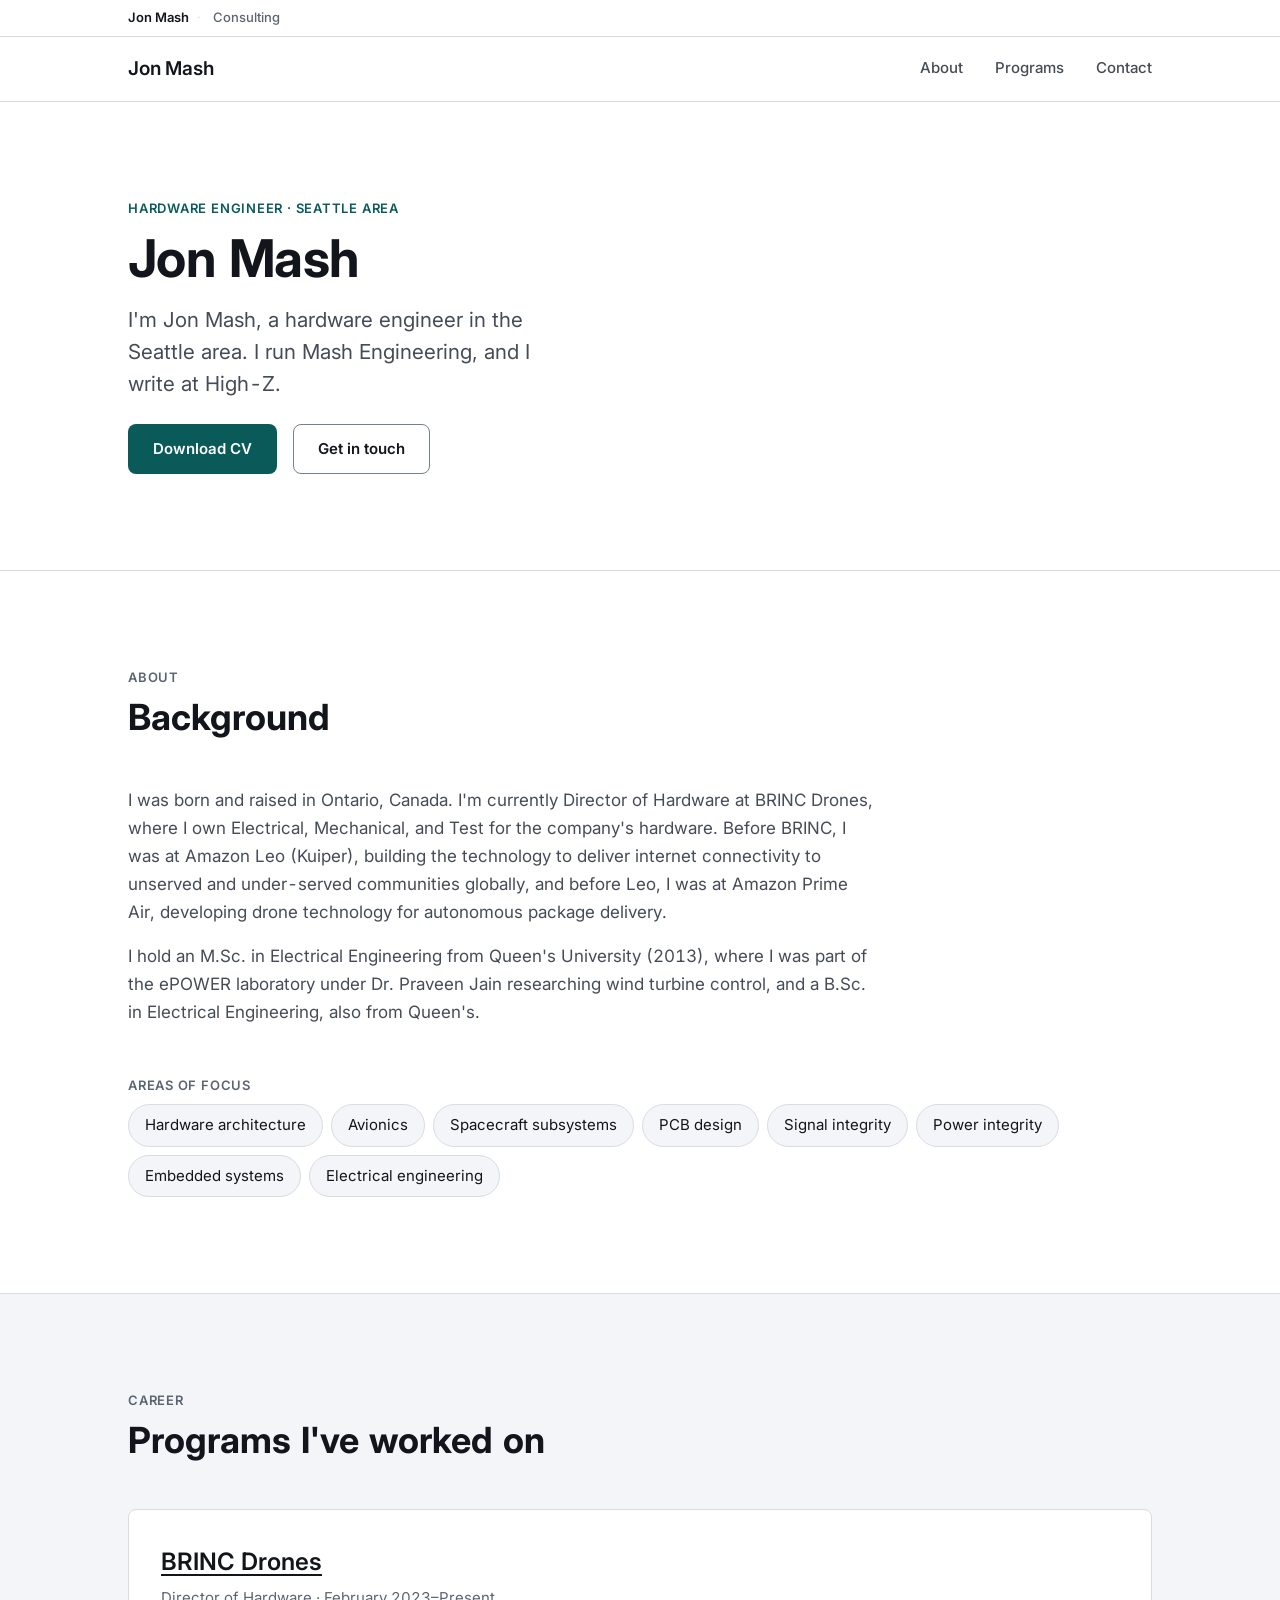
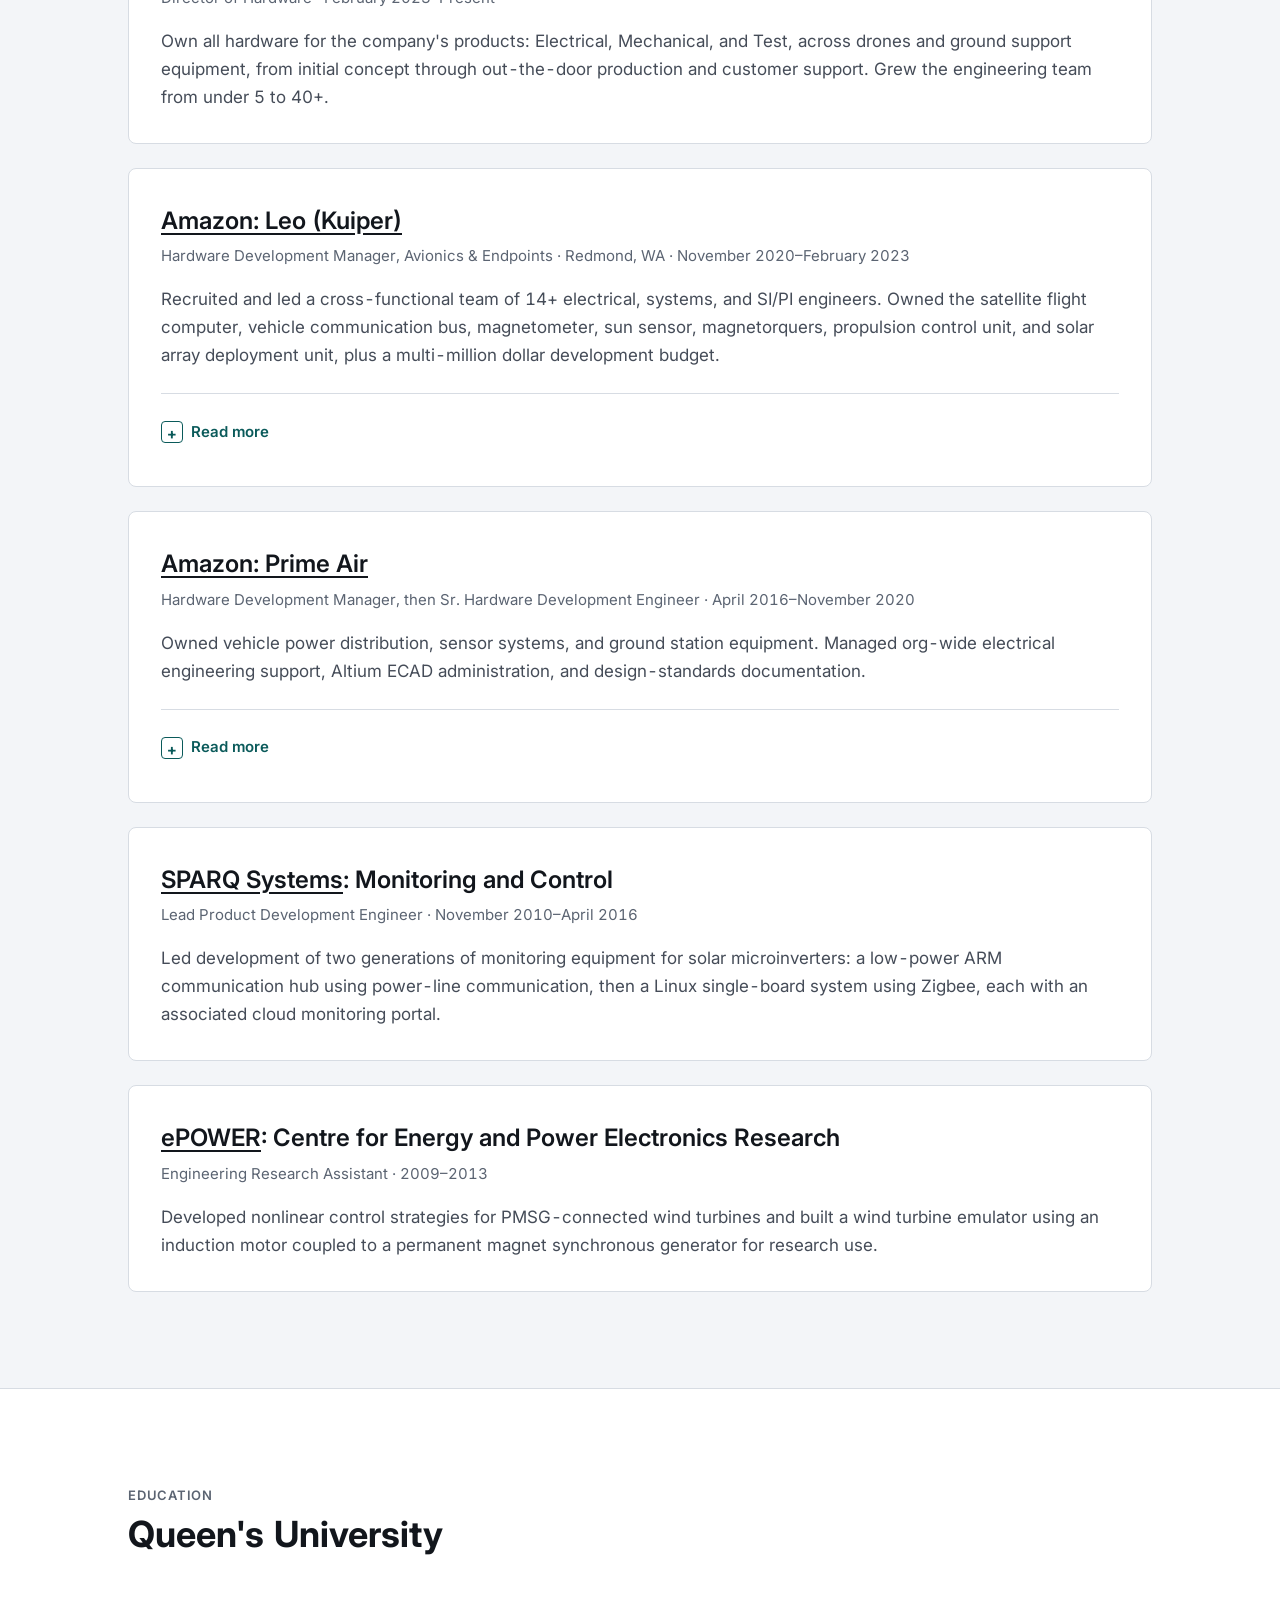
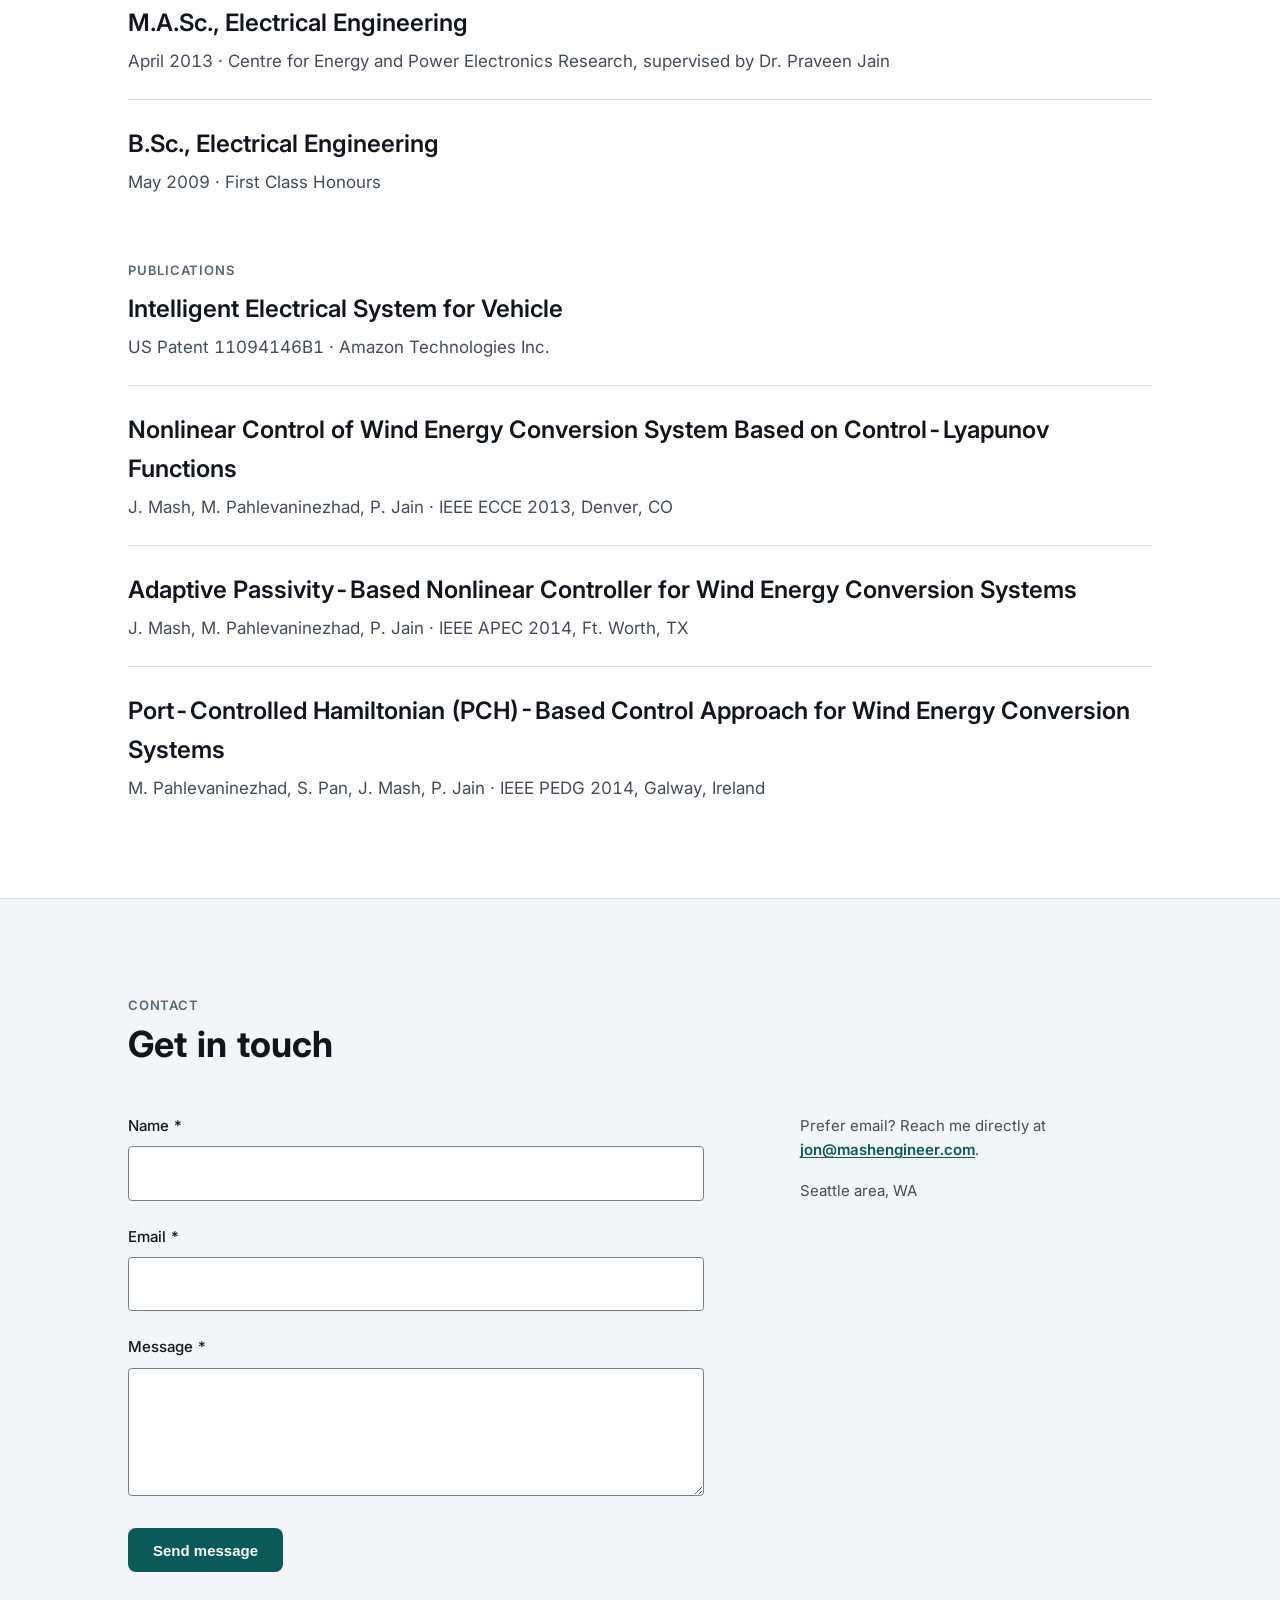
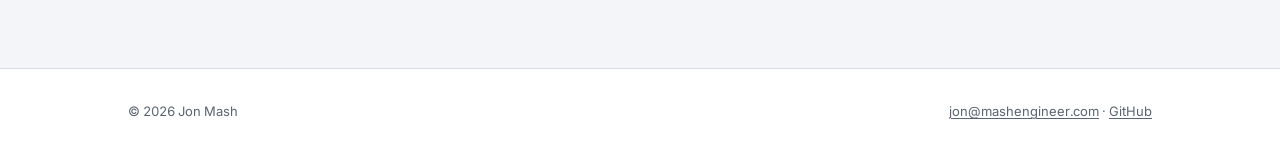
<file: index.html>
<!doctype html>
<html lang="en">
<head>
  <meta charset="UTF-8" />
  <meta name="viewport" content="width=device-width, initial-scale=1.0" />

  <title>Jon Mash | Hardware Engineer</title>
  <meta name="description" content="Hardware engineer in the Seattle area. Avionics and spacecraft subsystem ownership, hardware architecture, and technical program leadership." />
  <meta name="author" content="Jon Mash" />
  <meta name="robots" content="index, follow" />

  <link rel="canonical" href="https://jonmash.com/" />

  <!-- Open Graph -->
  <meta property="og:type" content="profile" />
  <meta property="profile:first_name" content="Jon" />
  <meta property="profile:last_name" content="Mash" />
  <meta property="og:url" content="https://jonmash.com/" />
  <meta property="og:title" content="Jon Mash | Hardware Engineer" />
  <meta property="og:description" content="Hardware engineer in the Seattle area. Avionics and spacecraft subsystem ownership, hardware architecture, and technical program leadership." />
  <meta property="og:site_name" content="Jon Mash" />
  <meta property="og:locale" content="en_US" />
  <meta property="og:image" content="https://jonmash.com/assets/images/headshot.png" />

  <!-- Twitter -->
  <meta name="twitter:card" content="summary" />
  <meta name="twitter:url" content="https://jonmash.com/" />
  <meta name="twitter:title" content="Jon Mash | Hardware Engineer" />
  <meta name="twitter:description" content="Hardware engineer in the Seattle area. Avionics and spacecraft subsystem ownership, hardware architecture, and technical program leadership." />
  <meta name="twitter:image" content="https://jonmash.com/assets/images/headshot.png" />

  <!-- Favicon (legacy asset carried over from the 2022 site; low-res — see README) -->
  <link rel="icon" type="image/png" href="/assets/favicon.png" />

  <!-- Fonts: Inter, same Google Fonts origin already used by mashengineer.com -->
  <link rel="preconnect" href="https://fonts.googleapis.com" />
  <link rel="preconnect" href="https://fonts.gstatic.com" crossorigin />
  <link href="https://fonts.googleapis.com/css2?family=Inter:wght@400;500;600;700&display=swap" rel="stylesheet" />

  <meta name="theme-color" content="#ffffff" />

  <link rel="stylesheet" href="/assets/styles/tokens.css" />
  <link rel="stylesheet" href="/assets/styles/jonmash-accent.css" />
  <link rel="stylesheet" href="/assets/styles/identity-strip.css" />
  <link rel="stylesheet" href="/assets/styles/components.css" />
  <link rel="stylesheet" href="/assets/styles/main.css" />

  <script type="application/ld+json">
  {
    "@context": "https://schema.org",
    "@type": "Person",
    "@id": "https://jonmash.com/#person",
    "name": "Jon Mash",
    "alternateName": "Jonathan Mash",
    "givenName": "Jon",
    "familyName": "Mash",
    "url": "https://jonmash.com/",
    "mainEntityOfPage": "https://jonmash.com/",
    "jobTitle": "Principal Engineer",
    "description": "Hardware engineer in the Seattle area. Avionics and spacecraft subsystem ownership, hardware architecture, and technical program leadership.",
    "knowsAbout": [
      "Hardware architecture",
      "Avionics",
      "Spacecraft subsystems",
      "PCB design",
      "Signal integrity",
      "Power integrity",
      "Embedded systems",
      "Electrical engineering"
    ],
    "alumniOf": {
      "@type": "CollegeOrUniversity",
      "name": "Queen's University",
      "url": "https://www.queensu.ca/"
    },
    "worksFor": {
      "@type": "Organization",
      "name": "BRINC Drones",
      "url": "https://www.brincdrones.com/"
    },
    "image": "https://jonmash.com/assets/images/headshot.png",
    "address": {
      "@type": "PostalAddress",
      "addressLocality": "Mercer Island",
      "addressRegion": "WA",
      "addressCountry": "US"
    },
    "sameAs": [
      "https://github.com/jonmash",
      "https://www.linkedin.com/in/jonmash"
    ]
  }
  </script>
</head>
<body>
  <a class="skip-link" href="#main">Skip to content</a>

  <!-- Identity strip — MAS-10 §3.5, variant B (one-directional/freshness-gated).
       highzmash.com omitted here to match mashengineer.com's identityStrip.js:
       MAS-10 §3.4's freshness gate (4+ posts, one within 90 days) isn't met yet
       (highzmash.com has 2 posts). Re-add for every site at once when it is. -->
  <div class="identity-strip">
    <nav class="container identity-strip__row" aria-label="Jon Mash&#39;s sites">
      <span aria-current="page">Jon Mash</span>
      <span class="identity-strip__sep" aria-hidden="true">&middot;</span>
      <a href="https://mashengineer.com/" rel="me">Consulting</a>
    </nav>
  </div>

  <header class="site-header">
    <div class="container site-header__row">
      <a class="wordmark" href="#main">Jon Mash</a>
      <nav class="primary-nav" aria-label="Primary">
        <ul>
          <li><a href="#about">About</a></li>
          <li><a href="#programs">Programs</a></li>
          <li><a href="#contact">Contact</a></li>
        </ul>
      </nav>
    </div>
  </header>

  <main id="main">
    <section class="hero container">
      <p class="hero__eyebrow">Hardware Engineer &middot; Seattle Area</p>
      <h1>Jon Mash</h1>
      <p class="hero__lede">
        I&#39;m Jon Mash, a hardware engineer in the Seattle area. I run Mash Engineering,
        and I write at High-Z.
      </p>
      <div class="hero__ctas">
        <a class="btn btn-primary" href="/cv/">Download CV</a>
        <a class="btn btn-secondary" href="#contact">Get in touch</a>
      </div>
    </section>

    <section class="section" id="about">
      <div class="container">
        <div class="section__head">
          <p class="section__eyebrow">About</p>
          <h2>Background</h2>
        </div>
        <p class="prose">
          I was born and raised in Ontario, Canada. I&#39;m currently Director of Hardware at
          BRINC Drones, where I own Electrical, Mechanical, and Test for the company&#39;s
          hardware. Before BRINC, I was at Amazon Leo (Kuiper), building the technology to
          deliver internet connectivity to unserved and under-served communities globally, and
          before Leo, I was at Amazon Prime Air, developing drone technology for autonomous
          package delivery.
        </p>
        <p class="prose">
          I hold an M.Sc. in Electrical Engineering from Queen&#39;s University (2013), where I
          was part of the ePOWER laboratory under Dr. Praveen Jain researching wind turbine
          control, and a B.Sc. in Electrical Engineering, also from Queen&#39;s.
        </p>

        <h3 class="section__eyebrow" id="areas-of-focus-heading">Areas of focus</h3>
        <ul class="tag-list">
          <li>Hardware architecture</li>
          <li>Avionics</li>
          <li>Spacecraft subsystems</li>
          <li>PCB design</li>
          <li>Signal integrity</li>
          <li>Power integrity</li>
          <li>Embedded systems</li>
          <li>Electrical engineering</li>
        </ul>
      </div>
    </section>

    <section class="section section--alt" id="programs">
      <div class="container">
        <div class="section__head">
          <p class="section__eyebrow">Career</p>
          <h2>Programs I&#39;ve worked on</h2>
        </div>
        <div class="program-grid">

          <article class="program-card">
            <h3 class="program-card__name">
              <a href="https://www.brincdrones.com/">BRINC Drones</a>
            </h3>
            <p class="program-card__role">Director of Hardware &middot; February 2023&ndash;Present</p>
            <p class="program-card__scope">
              Own all hardware for the company&#39;s products: Electrical, Mechanical, and Test,
              across drones and ground support equipment, from initial concept through
              out-the-door production and customer support. Grew the engineering team from
              under 5 to 40+.
            </p>
          </article>

          <article class="program-card">
            <h3 class="program-card__name">
              <a href="https://www.aboutamazon.com/news/tag/amazon-leo">Amazon: Leo (Kuiper)</a>
            </h3>
            <p class="program-card__role">Hardware Development Manager, Avionics &amp; Endpoints &middot; Redmond, WA &middot; November 2020&ndash;February 2023</p>
            <p class="program-card__scope">
              Recruited and led a cross-functional team of 14+ electrical, systems, and
              SI/PI engineers. Owned the satellite flight computer, vehicle communication bus,
              magnetometer, sun sensor, magnetorquers, propulsion control unit, and solar
              array deployment unit, plus a multi-million dollar development budget.
            </p>
            <details>
              <summary>Read more</summary>
              <ul>
                <li>Responsible for architecture, requirements, development, testing, and qualification of hardware across the team&#39;s subsystems.</li>
                <li>Liaison between Design Engineering and the Systems, Reliability, Hardware Test, and Manufacturing Engineering teams.</li>
                <li>Completed over 270 interviews at Amazon while building the team.</li>
              </ul>
            </details>
          </article>

          <article class="program-card">
            <h3 class="program-card__name">
              <a href="https://www.aboutamazon.com/news/tag/prime-air">Amazon: Prime Air</a>
            </h3>
            <p class="program-card__role">Hardware Development Manager, then Sr. Hardware Development Engineer &middot; April 2016&ndash;November 2020</p>
            <p class="program-card__scope">
              Owned vehicle power distribution, sensor systems, and ground station
              equipment. Managed org-wide electrical engineering support, Altium ECAD
              administration, and design-standards documentation.
            </p>
            <details>
              <summary>Read more</summary>
              <ul>
                <li>Oversaw requirements derivation, development, testing, and qualification of Avionics subsystems, and supported their integration into the vehicle.</li>
                <li>Managed an external vendor relationship to reduce the size, weight, and power of the power regulation subsystem.</li>
                <li>Earlier, as Hardware Development Engineer: owned the hardware process end to end (component selection, PCB design, prototyping, testing) and developed firmware for a ground RF link, including a BSP and unit/regression/integration tests.</li>
              </ul>
            </details>
          </article>

          <article class="program-card">
            <h3 class="program-card__name">
              <a href="http://sparqsys.com/">SPARQ Systems</a>: Monitoring and Control
            </h3>
            <p class="program-card__role">Lead Product Development Engineer &middot; November 2010&ndash;April 2016</p>
            <p class="program-card__scope">
              Led development of two generations of monitoring equipment for solar
              microinverters: a low-power ARM communication hub using power-line
              communication, then a Linux single-board system using Zigbee, each with an
              associated cloud monitoring portal.
            </p>
          </article>

          <article class="program-card">
            <h3 class="program-card__name">
              <a href="https://www.queensu.ca/">ePOWER</a>: Centre for Energy and Power Electronics Research
            </h3>
            <p class="program-card__role">Engineering Research Assistant &middot; 2009&ndash;2013</p>
            <p class="program-card__scope">
              Developed nonlinear control strategies for PMSG-connected wind turbines and
              built a wind turbine emulator using an induction motor coupled to a permanent
              magnet synchronous generator for research use.
            </p>
          </article>

        </div>
      </div>
    </section>

    <section class="section" id="education">
      <div class="container">
        <div class="section__head">
          <p class="section__eyebrow">Education</p>
          <h2>Queen&#39;s University</h2>
        </div>
        <div class="record-list">
          <div class="record-item">
            <h3>M.A.Sc., Electrical Engineering</h3>
            <p class="record-item__meta">April 2013 &middot; Centre for Energy and Power Electronics Research, supervised by Dr. Praveen Jain</p>
          </div>
          <div class="record-item">
            <h3>B.Sc., Electrical Engineering</h3>
            <p class="record-item__meta">May 2009 &middot; First Class Honours</p>
          </div>
        </div>

        <h3 class="section__eyebrow" id="publications-heading">Publications</h3>
        <div class="record-list">
          <div class="record-item">
            <h3>Intelligent Electrical System for Vehicle</h3>
            <p class="record-item__meta">US Patent 11094146B1 &middot; Amazon Technologies Inc.</p>
          </div>
          <div class="record-item">
            <h3>Nonlinear Control of Wind Energy Conversion System Based on Control-Lyapunov Functions</h3>
            <p class="record-item__meta">J. Mash, M. Pahlevaninezhad, P. Jain &middot; IEEE ECCE 2013, Denver, CO</p>
          </div>
          <div class="record-item">
            <h3>Adaptive Passivity-Based Nonlinear Controller for Wind Energy Conversion Systems</h3>
            <p class="record-item__meta">J. Mash, M. Pahlevaninezhad, P. Jain &middot; IEEE APEC 2014, Ft. Worth, TX</p>
          </div>
          <div class="record-item">
            <h3>Port-Controlled Hamiltonian (PCH)-Based Control Approach for Wind Energy Conversion Systems</h3>
            <p class="record-item__meta">M. Pahlevaninezhad, S. Pan, J. Mash, P. Jain &middot; IEEE PEDG 2014, Galway, Ireland</p>
          </div>
        </div>
      </div>
    </section>

    <section class="section section--alt" id="contact">
      <div class="container">
        <div class="section__head">
          <p class="section__eyebrow">Contact</p>
          <h2>Get in touch</h2>
        </div>
        <div class="contact-grid">
          <div>
            <div class="form-banner form-banner--error" id="contact-error" role="alert" hidden>
              <p>
                Something went wrong sending that. Please try again, or email me directly at
                <a href="mailto:jon@mashengineer.com">jon@mashengineer.com</a>.
              </p>
            </div>
            <div class="form-banner form-banner--success" id="contact-success" role="status" hidden>
              <div>
                <h3>Message sent</h3>
                <p>Thanks, I&#39;ll get back to you soon.</p>
                <button type="button" class="btn btn-secondary" id="contact-send-another">Send another message</button>
              </div>
            </div>

            <!--
              Works with no JS: this is a plain form posting to Web3Forms, which
              redirects to its own confirmation page. assets/scripts/contact.js
              upgrades it to the inline success/error banners above.
            -->
            <form id="contact-form" method="POST" action="https://api.web3forms.com/submit">
              <input type="hidden" name="access_key" value="120f8030-c3c7-4d04-89c1-c1b0b35112e0" />
              <input type="hidden" name="subject" value="[jonmash.com] New contact form message" />
              <input type="checkbox" name="botcheck" class="botcheck" tabindex="-1" />

              <div class="field">
                <label for="name">Name *</label>
                <input type="text" id="name" name="name" required autocomplete="name" />
              </div>
              <div class="field">
                <label for="email">Email *</label>
                <input type="email" id="email" name="email" required autocomplete="email" />
              </div>
              <div class="field">
                <label for="message">Message *</label>
                <textarea id="message" name="message" required></textarea>
              </div>
              <div class="field field--captcha">
                <div class="h-captcha" data-sitekey="50b2fe65-b00b-4b9e-ad62-3ba471098be2" data-theme="light"></div>
              </div>
              <button type="submit" class="btn btn-primary">Send message</button>
            </form>
          </div>

          <div class="contact-meta">
            <p>
              Prefer email? Reach me directly at
              <a class="email-link" href="mailto:jon@mashengineer.com">jon@mashengineer.com</a>.
            </p>
            <address>Seattle area, WA</address>
          </div>
        </div>
      </div>
    </section>
  </main>

  <footer class="site-footer">
    <div class="container site-footer__row">
      <span>&copy; 2026 Jon Mash</span>
      <span>
        <a href="mailto:jon@mashengineer.com">jon@mashengineer.com</a>
        &middot;
        <a href="https://github.com/jonmash" rel="me">GitHub</a>
      </span>
    </div>
  </footer>

  <script src="https://js.hcaptcha.com/1/api.js?recaptchacompat=off" async defer></script>
  <script src="/assets/scripts/contact.js"></script>
</body>
</html>
</file>
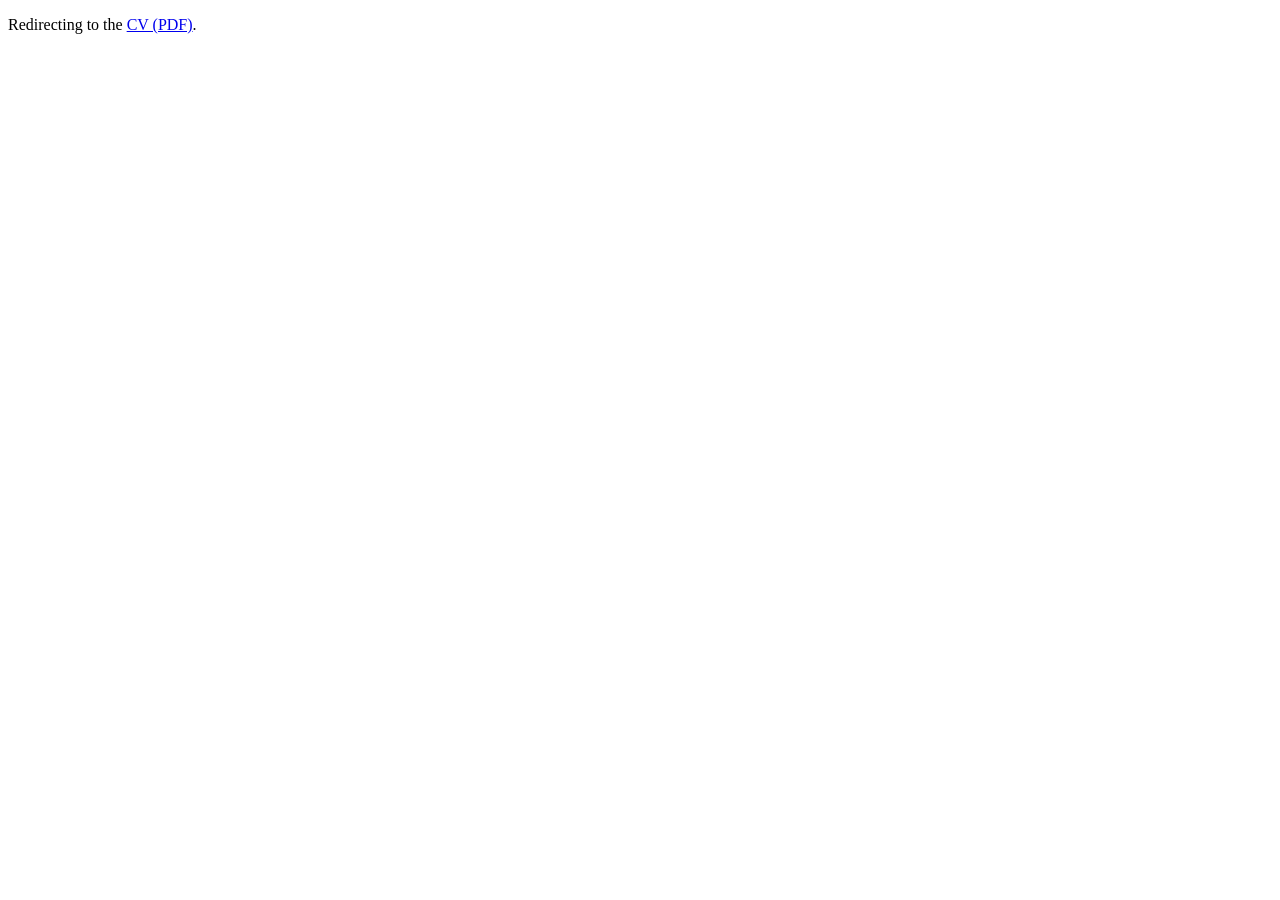
<file: cv/index.html>
<!doctype html>
<html lang="en">
<head>
  <meta charset="UTF-8" />
  <meta http-equiv="refresh" content="0; url=/cv/CV-JonathanMash.pdf" />
  <link rel="canonical" href="https://jonmash.com/cv/CV-JonathanMash.pdf" />
  <meta name="robots" content="noindex" />
  <title>Jon Mash — CV</title>
</head>
<body>
  <p>Redirecting to the <a href="/cv/CV-JonathanMash.pdf">CV (PDF)</a>.</p>
</body>
</html>
</file>
<file: assets/styles/tokens.css>
/*
  Vendored from jonmash/mash-design-tokens @ a7a04452 — do not edit here,
  edit source and re-copy. Override --color-accent-800/900/050 in
  jonmash-accent.css instead of editing them here. See
  mash-engineering-website/docs/ARCHITECTURE-DECISION-tokens.md.
*/

/*
  Mash Engineering — Design Tokens (MAS-5)
  Shared family across mashengineer.com (firm), jonmash.com (person), highzmash.com (lab).
  One token set; each property overrides only --color-accent-800/900/050 to its own hue.
  This file is the source of truth. Do not inline a value that exists here.
*/

:root {
  /* ---- Color: neutrals (ink / paper) ---- */
  --color-paper-0: #ffffff;       /* page background */
  --color-paper-50: #f3f5f8;      /* alt section background */
  --color-hairline-200: #d7dce3;  /* decorative dividers only — 1.38:1, non-text */
  --color-outline-600: #74808c;   /* input borders, icon-only control borders — 4.03:1 on paper-0 */

  --color-ink-900: #12161c;       /* headings, primary body text — 18.15:1 on paper-0 */
  --color-ink-700: #454c58;       /* secondary text — 8.65:1 on paper-0 */
  --color-ink-500: #5b6472;       /* tertiary text, meta, placeholders — 5.98:1 on paper-0 */
  --color-ink-400: #8b93a0;       /* disabled text ONLY — exempt from contrast (WCAG 1.4.3) */

  /* ---- Color: accent — mashengineer.com hue (blueprint blue) ---- */
  --color-accent-800: #1a3e9e;    /* links, primary CTA fill, focus ring — 9.43:1 on paper-0 */
  --color-accent-900: #142f78;    /* hover/active/pressed — 12.30:1 on paper-0 */
  --color-accent-050: #eaf0fe;    /* tag/pill background, selected background */

  /* ---- Color: semantic ---- */
  --color-danger-800: #9a2a22;    /* error text/icon/border — 7.70:1 on paper-0 */
  --color-danger-050: #fbeae8;    /* error background tint */
  --color-success-800: #1e6b3d;   /* success text/icon — 6.51:1 on paper-0 */

  --color-focus-ring: var(--color-accent-800); /* 9.43:1 on paper-0 — verified below */

  /* ---- Type ---- */
  --font-family-base:
    'Inter', -apple-system, BlinkMacSystemFont, 'Segoe UI', Roboto, Helvetica, Arial, sans-serif;

  /* Fluid clamp(min, preferred, max) tuned for 390px -> 1440px viewport */
  --text-display: clamp(2.25rem, 1.7rem + 2.6vw, 3.25rem);   /* 36px -> 52px, h1 */
  --text-h2: clamp(1.75rem, 1.5rem + 1.1vw, 2.25rem);        /* 28px -> 36px */
  --text-h3: clamp(1.25rem, 1.15rem + 0.5vw, 1.5rem);        /* 20px -> 24px */
  --text-h4: clamp(1.0625rem, 1rem + 0.25vw, 1.1875rem);     /* 17px -> 19px */
  --text-body-lg: clamp(1.125rem, 1.05rem + 0.3vw, 1.3125rem); /* 18px -> 21px, lede */
  --text-body: 1.0625rem;   /* 17px, fixed — base reading size */
  --text-body-sm: 0.9375rem; /* 15px, UI labels, nav, buttons */
  --text-meta: 0.8125rem;    /* 13px, captions, eyebrows, source notes */
  --text-stat: clamp(1.75rem, 1.5rem + 1vw, 2.25rem); /* proof-strip numbers */

  --leading-display: 1.08;
  --leading-h2: 1.15;
  --leading-h3: 1.25;
  --leading-body-lg: 1.55;
  --leading-body: 1.65;
  --leading-tight-ui: 1.4;

  --weight-regular: 400;
  --weight-medium: 500;
  --weight-semibold: 600;
  --weight-bold: 700;

  --measure-body: 68ch;   /* paragraph max-width */
  --measure-lede: 34ch;   /* hero lede max-width, short + confident */

  /* ---- Spacing (4px base) ---- */
  --space-1: 0.25rem;  /* 4px */
  --space-2: 0.5rem;   /* 8px */
  --space-3: 0.75rem;  /* 12px */
  --space-4: 1rem;     /* 16px */
  --space-5: 1.5rem;   /* 24px */
  --space-6: 2rem;     /* 32px */
  --space-7: 3rem;     /* 48px */
  --space-8: 4rem;     /* 64px */
  --space-9: 6rem;     /* 96px */
  --space-10: 8rem;    /* 128px — desktop section rhythm */

  /* ---- Radii ---- */
  --radius-sm: 4px;   /* inputs, tags */
  --radius-md: 8px;   /* cards, buttons */
  --radius-lg: 16px;  /* rare, large containers */
  --radius-pill: 999px; /* status chips */

  /* ---- Elevation (flat system — one hairline, one shadow, used sparingly) ---- */
  --shadow-card: 0 1px 2px rgba(18, 22, 28, 0.04), 0 4px 12px rgba(18, 22, 28, 0.06);

  /* ---- Focus ---- */
  --focus-ring-width: 2px;
  --focus-ring-offset: 2px;

  /* ---- Motion ---- */
  --duration-instant: 100ms;
  --duration-fast: 150ms;
  --duration-base: 200ms;
  --duration-slow: 320ms;
  --easing-standard: cubic-bezier(0.2, 0, 0, 1);
  --easing-in-out: cubic-bezier(0.4, 0, 0.2, 1);

  /* ---- Layout ---- */
  --content-max: 72rem;      /* 1152px outer container */
  --grid-gutter: var(--space-5);
}

@media (min-width: 768px) {
  :root {
    --grid-gutter: var(--space-8);
  }
}

/* Reduced motion: every transition/animation token collapses to near-zero.
   Nothing essential to understanding content depends on motion. */
@media (prefers-reduced-motion: reduce) {
  :root {
    --duration-instant: 0ms;
    --duration-fast: 0ms;
    --duration-base: 0ms;
    --duration-slow: 0ms;
  }
}
</file>
<file: assets/styles/jonmash-accent.css>
/*
  jonmash.com accent override.

  Real hue, replacing the mashengineer.com placeholder (MAS-15). MAS-5 (design-system/
  tokens.css, §3) reserves one accent triad per property, same neutrals/type/spacing
  family, different room per property (mashengineer.com = blueprint blue). This is
  jonmash.com's room: a deep teal. Distinct enough from the firm's blue that the two
  sites don't read as the same property at a glance, but the same register — dark,
  desaturated-enough-to-stay-quiet, no personal-site-brights. Reads as "individual
  engineer," not "corporate."

  Contrast (WCAG 2.2, measured against design-system/tokens.css neutrals):
    --color-accent-800 (#0a5a5a) on --color-paper-0  (#ffffff): 8.01:1
    --color-accent-800 (#0a5a5a) on --color-paper-50 (#f3f5f8): 7.33:1
    --color-accent-800 as focus ring vs --color-hairline-200:   5.81:1
    --color-accent-900 (#073e3e) on --color-paper-0  (#ffffff): 11.88:1
    --color-accent-900 (#073e3e) on --color-paper-50 (#f3f5f8): 10.88:1
  All exceed the 4.5:1 (text) / 3:1 (UI component, focus ring) AA minimums with room
  to spare — same margin mashengineer.com's blue carries (9.43:1 / 12.30:1).

  --color-accent-050 is a light wash of the same hue for tag/pill/selected backgrounds;
  it's decorative, not text-bearing, so it carries no contrast requirement of its own —
  ink-900 text on it measures 16.43:1, well clear either way.

  highzmash.com's triad is still undecided; do the same exercise there when that
  property is scoped.
*/

:root {
  --color-accent-800: #0a5a5a;
  --color-accent-900: #073e3e;
  --color-accent-050: #eaf6f6;
}
</file>
<file: assets/styles/identity-strip.css>
/*
  Vendored from jonmash/mash-design-tokens @ a7a04452 — do not edit here,
  edit source and re-copy. See
  mash-engineering-website/docs/ARCHITECTURE-DECISION-tokens.md.
*/

/*
  Mash Engineering — Identity Strip component (MAS-12)
  Pairs with tokens.css. Same markup, same CSS, on every property:
  mashengineer.com, jonmash.com, highzmash.com. Do not fork this file —
  edit here, re-vendor everywhere else.

  Markup contract (per-site config is which item is aria-current and
  which items are <a> vs plain <span>; the DOM shape below never changes):

  <div class="identity-strip">
    <div class="container identity-strip__row">
      <nav aria-label="Jon Mash's sites">
        <a href="https://jonmash.com/">Jon Mash</a>
        <span class="identity-strip__sep">·</span>
        <span aria-current="page">Consulting</span>
      </nav>
    </div>
  </div>
*/

.container {
  max-width: var(--content-max);
  margin-inline: auto;
  padding-inline: var(--grid-gutter);
}

.identity-strip {
  border-bottom: 1px solid var(--color-hairline-200);
  background: var(--color-paper-0);
}
.identity-strip__row {
  display: flex;
  align-items: center;
  gap: var(--space-2);
  height: 2.25rem; /* 36px: wayfinding, not a primary target — 44px reserved for real nav */
  font-size: var(--text-meta);
  color: var(--color-ink-500);
}
.identity-strip a {
  color: var(--color-ink-500);
  font-weight: var(--weight-medium);
  padding: var(--space-1) var(--space-1);
  min-height: 24px; /* meets 2.5.8 Target Size Minimum (24x24) for a secondary/wayfinding link */
  display: inline-flex;
  align-items: center;
  text-decoration: none;
}
.identity-strip a:hover { color: var(--color-accent-800); }
.identity-strip a:focus-visible {
  outline: var(--focus-ring-width) solid var(--color-focus-ring);
  outline-offset: var(--focus-ring-offset);
  border-radius: var(--radius-sm);
}
.identity-strip [aria-current='page'] {
  color: var(--color-ink-900);
  font-weight: var(--weight-semibold);
}
.identity-strip__sep { color: var(--color-hairline-200); }
</file>
<file: assets/styles/components.css>
/*
  jonmash.com — component styles.

  Ported from jonmash/mash-engineering-website@design/tokens-and-page-system
  (design-system/components.css, MAS-5) on 2026-09-28. Class names and states match
  that contract so the identity strip, header, buttons, and form render identically
  across all three properties. Firm-only components (service-card, boundary-block,
  proof-strip, disclosure-banner) are not included here — this page doesn't use them.
  MAS-12 will replace this copy with a shared package; keep it in sync by hand until then.
*/

* { box-sizing: border-box; }

html {
  -webkit-text-size-adjust: 100%;
}

body {
  margin: 0;
  background: var(--color-paper-0);
  color: var(--color-ink-900);
  font-family: var(--font-family-base);
  font-size: var(--text-body);
  line-height: var(--leading-body);
  font-feature-settings: 'tnum' 1, 'lnum' 1;
}

img, svg { display: block; max-width: 100%; }

a {
  color: var(--color-accent-800);
  text-decoration-thickness: from-font;
  text-underline-offset: 0.15em;
}
a:hover { color: var(--color-accent-900); }

/* ---- Universal focus style — WCAG 2.4.11 Focus Not Obscured ---- */
:focus {
  outline: none;
}
:focus-visible {
  outline: var(--focus-ring-width) solid var(--color-focus-ring);
  outline-offset: var(--focus-ring-offset);
  border-radius: var(--radius-sm);
}

.skip-link {
  position: absolute;
  left: var(--space-4);
  top: -100px;
  background: var(--color-ink-900);
  color: var(--color-paper-0);
  padding: var(--space-3) var(--space-4);
  border-radius: var(--radius-sm);
  font-weight: var(--weight-semibold);
  font-size: var(--text-body-sm);
  z-index: 100;
  transition: top var(--duration-fast) var(--easing-standard);
}
.skip-link:focus-visible {
  top: var(--space-4);
  outline-offset: 4px;
}

.container {
  max-width: var(--content-max);
  margin-inline: auto;
  padding-inline: var(--grid-gutter);
}

/* ---- Header / primary nav ---- */
.site-header {
  position: sticky;
  top: 0;
  z-index: 50;
  background: color-mix(in srgb, var(--color-paper-0) 92%, transparent);
  backdrop-filter: saturate(140%) blur(8px);
  border-bottom: 1px solid var(--color-hairline-200);
}
.site-header__row {
  display: flex;
  align-items: center;
  justify-content: space-between;
  height: 4rem;
  gap: var(--space-4);
}
@media (max-width: 640px) {
  .site-header__row {
    flex-direction: column;
    align-items: stretch;
    height: auto;
    padding-block: var(--space-3);
    gap: var(--space-1);
  }
  .primary-nav ul { justify-content: space-between; gap: var(--space-2); }
}
.wordmark {
  font-size: var(--text-h4);
  font-weight: var(--weight-semibold);
  color: var(--color-ink-900);
  letter-spacing: -0.01em;
  text-decoration: none;
  min-height: 44px;
  display: inline-flex;
  align-items: center;
}
.primary-nav ul {
  list-style: none;
  display: flex;
  gap: var(--space-6);
  margin: 0;
  padding: 0;
}
.primary-nav a {
  color: var(--color-ink-700);
  font-weight: var(--weight-medium);
  font-size: var(--text-body-sm);
  text-decoration: none;
  min-height: 44px;
  display: inline-flex;
  align-items: center;
  border-bottom: 2px solid transparent;
}
.primary-nav a:hover {
  color: var(--color-ink-900);
  border-bottom-color: var(--color-hairline-200);
}
.primary-nav a[aria-current='page'] {
  color: var(--color-ink-900);
  border-bottom-color: var(--color-accent-800);
}

section[id] { scroll-margin-top: 6.5rem; }

/* ---- Buttons ---- */
.btn {
  display: inline-flex;
  align-items: center;
  justify-content: center;
  gap: var(--space-2);
  min-height: 44px;
  padding: var(--space-3) var(--space-5);
  border-radius: var(--radius-md);
  font-size: var(--text-body-sm);
  font-weight: var(--weight-semibold);
  text-decoration: none;
  cursor: pointer;
  border: 1px solid transparent;
  transition: background-color var(--duration-instant) var(--easing-standard),
    border-color var(--duration-instant) var(--easing-standard),
    color var(--duration-instant) var(--easing-standard);
}
.btn-primary {
  background: var(--color-accent-800);
  color: var(--color-paper-0);
}
.btn-primary:hover { background: var(--color-accent-900); color: var(--color-paper-0); }
.btn-primary:active { background: var(--color-accent-900); }
.btn-primary:disabled {
  background: var(--color-ink-400);
  color: var(--color-paper-0);
  cursor: not-allowed;
}
.btn-secondary {
  background: transparent;
  color: var(--color-ink-900);
  border-color: var(--color-outline-600);
}
.btn-secondary:hover { border-color: var(--color-ink-900); }
.btn-secondary:disabled {
  color: var(--color-ink-400);
  border-color: var(--color-hairline-200);
  cursor: not-allowed;
}

/* ---- Hero ---- */
.hero {
  padding-block: var(--space-9) var(--space-8);
}
.hero__eyebrow {
  font-size: var(--text-meta);
  font-weight: var(--weight-semibold);
  letter-spacing: 0.06em;
  text-transform: uppercase;
  color: var(--color-accent-800);
  margin: 0 0 var(--space-3);
}
.hero h1 {
  font-size: var(--text-display);
  line-height: var(--leading-display);
  font-weight: var(--weight-bold);
  margin: 0 0 var(--space-4);
  letter-spacing: -0.01em;
}
.hero__lede {
  font-size: var(--text-body-lg);
  line-height: var(--leading-body-lg);
  color: var(--color-ink-700);
  max-width: var(--measure-lede);
  margin: 0 0 var(--space-5);
}
.hero__ctas {
  display: flex;
  flex-wrap: wrap;
  gap: var(--space-4);
  margin-bottom: var(--space-6);
}

/* ---- Section shell ---- */
.section {
  padding-block: var(--space-9);
  border-top: 1px solid var(--color-hairline-200);
}
.section--alt { background: var(--color-paper-50); }
.section__head { max-width: 56rem; margin-bottom: var(--space-7); }
.section__eyebrow {
  font-size: var(--text-meta);
  font-weight: var(--weight-semibold);
  letter-spacing: 0.06em;
  text-transform: uppercase;
  color: var(--color-ink-500);
  margin: 0 0 var(--space-2);
}
.section h2 {
  font-size: var(--text-h2);
  line-height: var(--leading-h2);
  font-weight: var(--weight-bold);
  margin: 0 0 var(--space-3);
}
.section__subtitle {
  font-size: var(--text-body-lg);
  color: var(--color-ink-700);
  margin: 0;
  max-width: var(--measure-body);
}

/* ---- Program card (career history entries) ---- */
.program-grid {
  display: grid;
  gap: var(--space-5);
}
.program-card {
  background: var(--color-paper-0);
  border: 1px solid var(--color-hairline-200);
  border-radius: var(--radius-md);
  padding: var(--space-6);
}
.program-card__name {
  font-size: var(--text-h3);
  font-weight: var(--weight-semibold);
  margin: 0 0 var(--space-1);
}
.program-card__name a { color: inherit; }
.program-card__role {
  font-size: var(--text-body-sm);
  color: var(--color-ink-500);
  margin: 0 0 var(--space-4);
}
.program-card__scope {
  font-size: var(--text-body);
  color: var(--color-ink-700);
  line-height: var(--leading-body);
  margin: 0;
}
.program-card details {
  margin-top: var(--space-5);
  border-top: 1px solid var(--color-hairline-200);
  padding-top: var(--space-4);
}
.program-card summary {
  cursor: pointer;
  font-weight: var(--weight-semibold);
  font-size: var(--text-body-sm);
  color: var(--color-accent-800);
  list-style: none;
  display: flex;
  align-items: center;
  gap: var(--space-2);
  min-height: 44px;
}
.program-card summary::-webkit-details-marker { display: none; }
.program-card summary::before {
  content: '+';
  display: inline-grid;
  place-items: center;
  width: 1.25rem;
  height: 1.25rem;
  border: 1px solid var(--color-accent-800);
  border-radius: var(--radius-sm);
  font-weight: var(--weight-bold);
}
.program-card details[open] summary::before { content: '\2212'; }
.program-card details[open] summary { margin-bottom: var(--space-4); }
.program-card ul {
  margin: 0;
  padding-left: 1.1em;
  color: var(--color-ink-700);
  font-size: var(--text-body);
  line-height: var(--leading-body);
}
.program-card li { margin-bottom: var(--space-2); }
.program-card li:last-child { margin-bottom: 0; }

/* ---- Plain list sections (education, publications, focus areas) ---- */
.record-list {
  display: grid;
  gap: var(--space-5);
}
.record-item {
  border-top: 1px solid var(--color-hairline-200);
  padding-top: var(--space-5);
}
.record-item:first-child { border-top: none; padding-top: 0; }
.record-item h3 {
  font-size: var(--text-h3);
  font-weight: var(--weight-semibold);
  margin: 0 0 var(--space-1);
}
.record-item__meta {
  font-size: var(--text-body-sm);
  color: var(--color-ink-500);
  margin: 0 0 var(--space-2);
}
.record-item p {
  font-size: var(--text-body);
  color: var(--color-ink-700);
  line-height: var(--leading-body);
  margin: 0;
}

.tag-list {
  display: flex;
  flex-wrap: wrap;
  gap: var(--space-2);
  list-style: none;
  margin: 0;
  padding: 0;
}
.tag-list li {
  font-size: var(--text-body-sm);
  color: var(--color-ink-900);
  background: var(--color-paper-50);
  border: 1px solid var(--color-hairline-200);
  border-radius: var(--radius-pill);
  padding: var(--space-2) var(--space-4);
}

/* ---- Contact ---- */
.contact-grid {
  display: grid;
  grid-template-columns: minmax(0, 1fr) minmax(0, 22rem);
  gap: var(--space-9);
  align-items: start;
}
@media (max-width: 900px) {
  .contact-grid { grid-template-columns: 1fr; gap: var(--space-7); }
}
.field {
  margin-bottom: var(--space-5);
}
.field label {
  display: block;
  font-size: var(--text-body-sm);
  font-weight: var(--weight-medium);
  color: var(--color-ink-900);
  margin-bottom: var(--space-2);
}
.field input,
.field textarea {
  width: 100%;
  font: inherit;
  font-size: var(--text-body);
  color: var(--color-ink-900);
  background: var(--color-paper-0);
  border: 1px solid var(--color-outline-600);
  border-radius: var(--radius-sm);
  padding: var(--space-3) var(--space-4);
  min-height: 44px;
}
.field textarea { min-height: 8rem; resize: vertical; }
.field input::placeholder,
.field textarea::placeholder { color: var(--color-ink-500); }
.field input:focus-visible,
.field textarea:focus-visible {
  outline: var(--focus-ring-width) solid var(--color-focus-ring);
  outline-offset: 1px;
}
.field__hint {
  font-size: var(--text-meta);
  color: var(--color-ink-500);
  margin-top: var(--space-2);
}
.field__error {
  display: none;
  align-items: flex-start;
  gap: var(--space-2);
  font-size: var(--text-meta);
  color: var(--color-danger-800);
  margin-top: var(--space-2);
  font-weight: var(--weight-medium);
}
.field.is-invalid input,
.field.is-invalid textarea {
  border-color: var(--color-danger-800);
  border-width: 2px;
}
.field.is-invalid label { color: var(--color-danger-800); }
.field.is-invalid .field__error { display: flex; }

.form-banner {
  border-radius: var(--radius-md);
  padding: var(--space-5);
  margin-bottom: var(--space-5);
  font-size: var(--text-body-sm);
  display: flex;
  gap: var(--space-3);
}
.form-banner--error {
  background: var(--color-danger-050);
  color: var(--color-danger-800);
  border: 1px solid var(--color-danger-800);
}
.form-banner--success {
  background: var(--color-paper-50);
  border: 1px solid var(--color-hairline-200);
}
.form-banner--success h3 {
  margin: 0 0 var(--space-2);
  font-size: var(--text-h3);
  color: var(--color-ink-900);
}
.form-banner--success p { margin: 0; color: var(--color-ink-700); }
.form-banner[hidden] { display: none; }

.contact-meta {
  font-size: var(--text-body-sm);
  color: var(--color-ink-700);
}
.contact-meta p { margin: 0 0 var(--space-4); }

/* ---- Footer ---- */
.site-footer {
  border-top: 1px solid var(--color-hairline-200);
  padding-block: var(--space-6);
}
.site-footer__row {
  display: flex;
  justify-content: space-between;
  align-items: center;
  flex-wrap: wrap;
  gap: var(--space-3);
  font-size: var(--text-meta);
  color: var(--color-ink-500);
}
.site-footer a { color: var(--color-ink-500); }

/* ---- Responsive scale-down ---- */
@media (max-width: 640px) {
  .hero__ctas { flex-direction: column; align-items: stretch; }
  .primary-nav ul { gap: var(--space-4); }
}
</file>
<file: assets/styles/main.css>
/*
  jonmash.com — page-specific styles. Everything reusable across properties lives in
  tokens.css / components.css; this file only holds the handful of rules specific to
  this site's pages (the one-page layout and the 404 page).
*/

.prose {
  max-width: var(--measure-body);
  color: var(--color-ink-700);
  line-height: var(--leading-body);
  margin: 0 0 var(--space-4);
}
.prose:last-child { margin-bottom: 0; }

.contact-meta address {
  font-style: normal;
}

.contact-meta a.email-link {
  font-weight: var(--weight-semibold);
}

#areas-of-focus-heading { margin-top: var(--space-7); }
#publications-heading { margin-top: var(--space-8); }
#contact-send-another { margin-top: var(--space-4); }

.botcheck {
  display: none;
}

.field--captcha {
  margin-top: var(--space-2);
}

.error-page {
  padding-block: var(--space-10);
}
.error-page h1 {
  font-size: var(--text-h2);
}
.error-page p {
  color: var(--color-ink-700);
}
</file>
